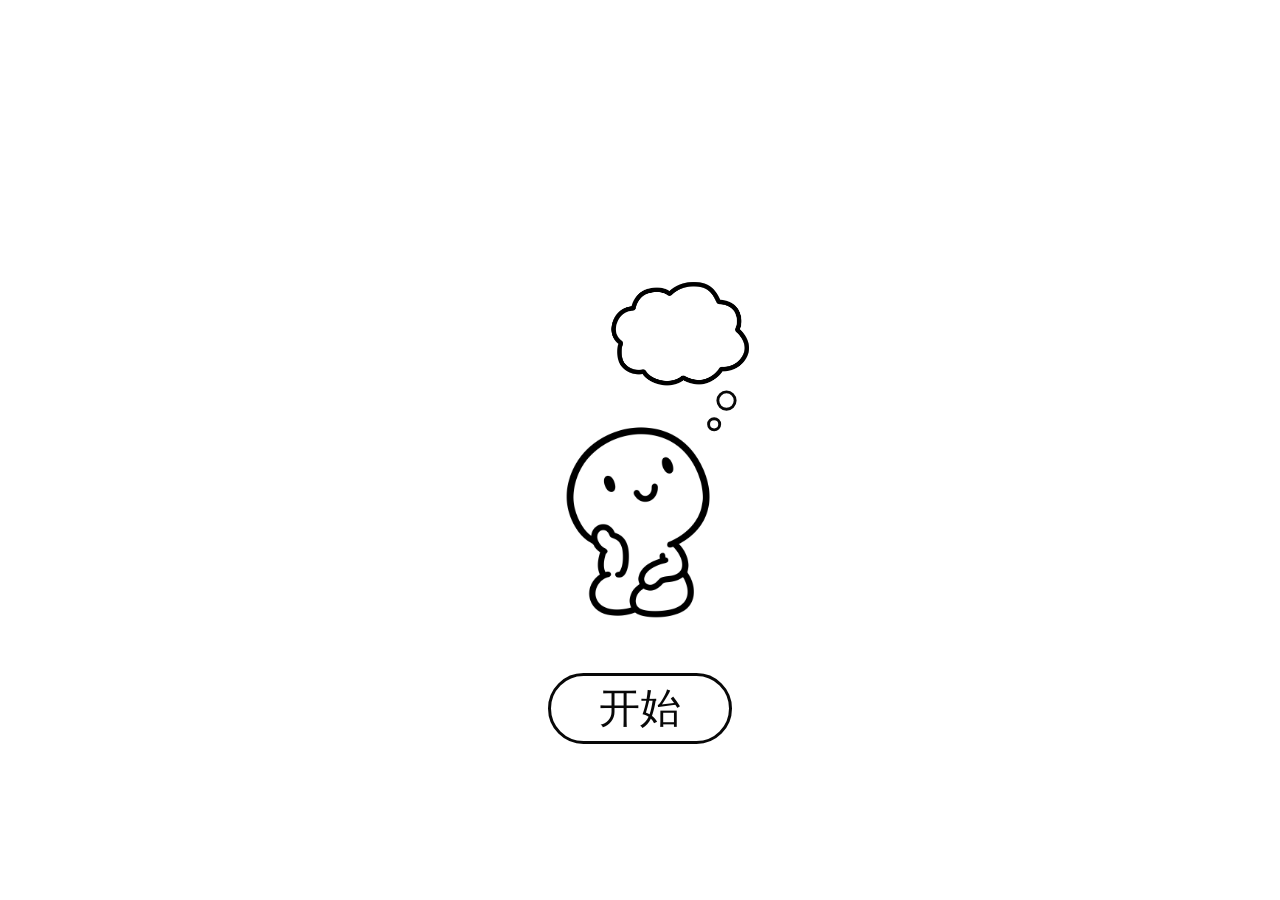
<file: web/index.html>
<!doctype html>
<html lang="zh-CN">
<head>
  <meta charset="UTF-8">
  <meta name="viewport" content="width=device-width, initial-scale=1, viewport-fit=cover">
  <meta name="theme-color" content="#ffffff">
  <title>白日梦想家</title>
  <link rel="stylesheet" href="styles.css?v=native-audio-1">
</head>
<body>
  <main id="app" data-state="idle" aria-label="白日梦想家互动演示">
    <div id="scene" class="scene">
      <img class="character" src="素材/线条小人.png" alt="一个正在想象的小人" draggable="false">
      <svg class="thoughts" viewBox="0 0 402 874" aria-hidden="true">
        <circle cx="285" cy="389" r="8.4"/>
        <circle cx="273" cy="412" r="5.4"/>
      </svg>
      <button id="start" class="start" type="button"><span>开始</span></button>
      <p id="status" class="status" role="status" aria-live="polite"></p>
    </div>
    <div id="video-layer" class="video-layer" aria-hidden="true">
      <video id="video" playsinline webkit-playsinline muted preload="auto" disablepictureinpicture></video>
    </div>
    <svg id="cloud-svg" class="cloud-svg" aria-hidden="true">
      <defs><clipPath id="cloud-clip" clipPathUnits="userSpaceOnUse"><path id="cloud-path"/></clipPath></defs>
      <g id="cloud-outline"><image href="素材/云朵.png" x="-640" y="-640" width="1280" height="1280"/></g>
    </svg>
    <nav class="playback-tools" aria-label="播放控制" inert>
      <button id="close" class="icon-button" aria-label="结束播放，返回首页" title="返回"><svg viewBox="0 0 24 24"><path d="m14 6-6 6 6 6"/></svg></button>
      <button id="sound" class="icon-button sound-control" aria-label="打开声音" title="打开声音"><svg viewBox="0 0 24 24"><path d="M11 5 6 9H3v6h3l5 4Z"/><path class="muted-mark" d="m16 9 6 6m0-6-6 6"/><path class="sound-mark" d="M15 8a6 6 0 0 1 0 8m3-11a10 10 0 0 1 0 14"/></svg><span id="sound-label">打开声音</span></button>
    </nav>
    <button id="resume" class="resume" hidden>继续播放</button>
  </main>
  <script src="config.js?v=native-audio-1"></script>
  <script src="cloud-shape.js?v=breathing-2"></script>
  <script src="app.js?v=native-audio-1"></script>
</body>
</html>
</file>
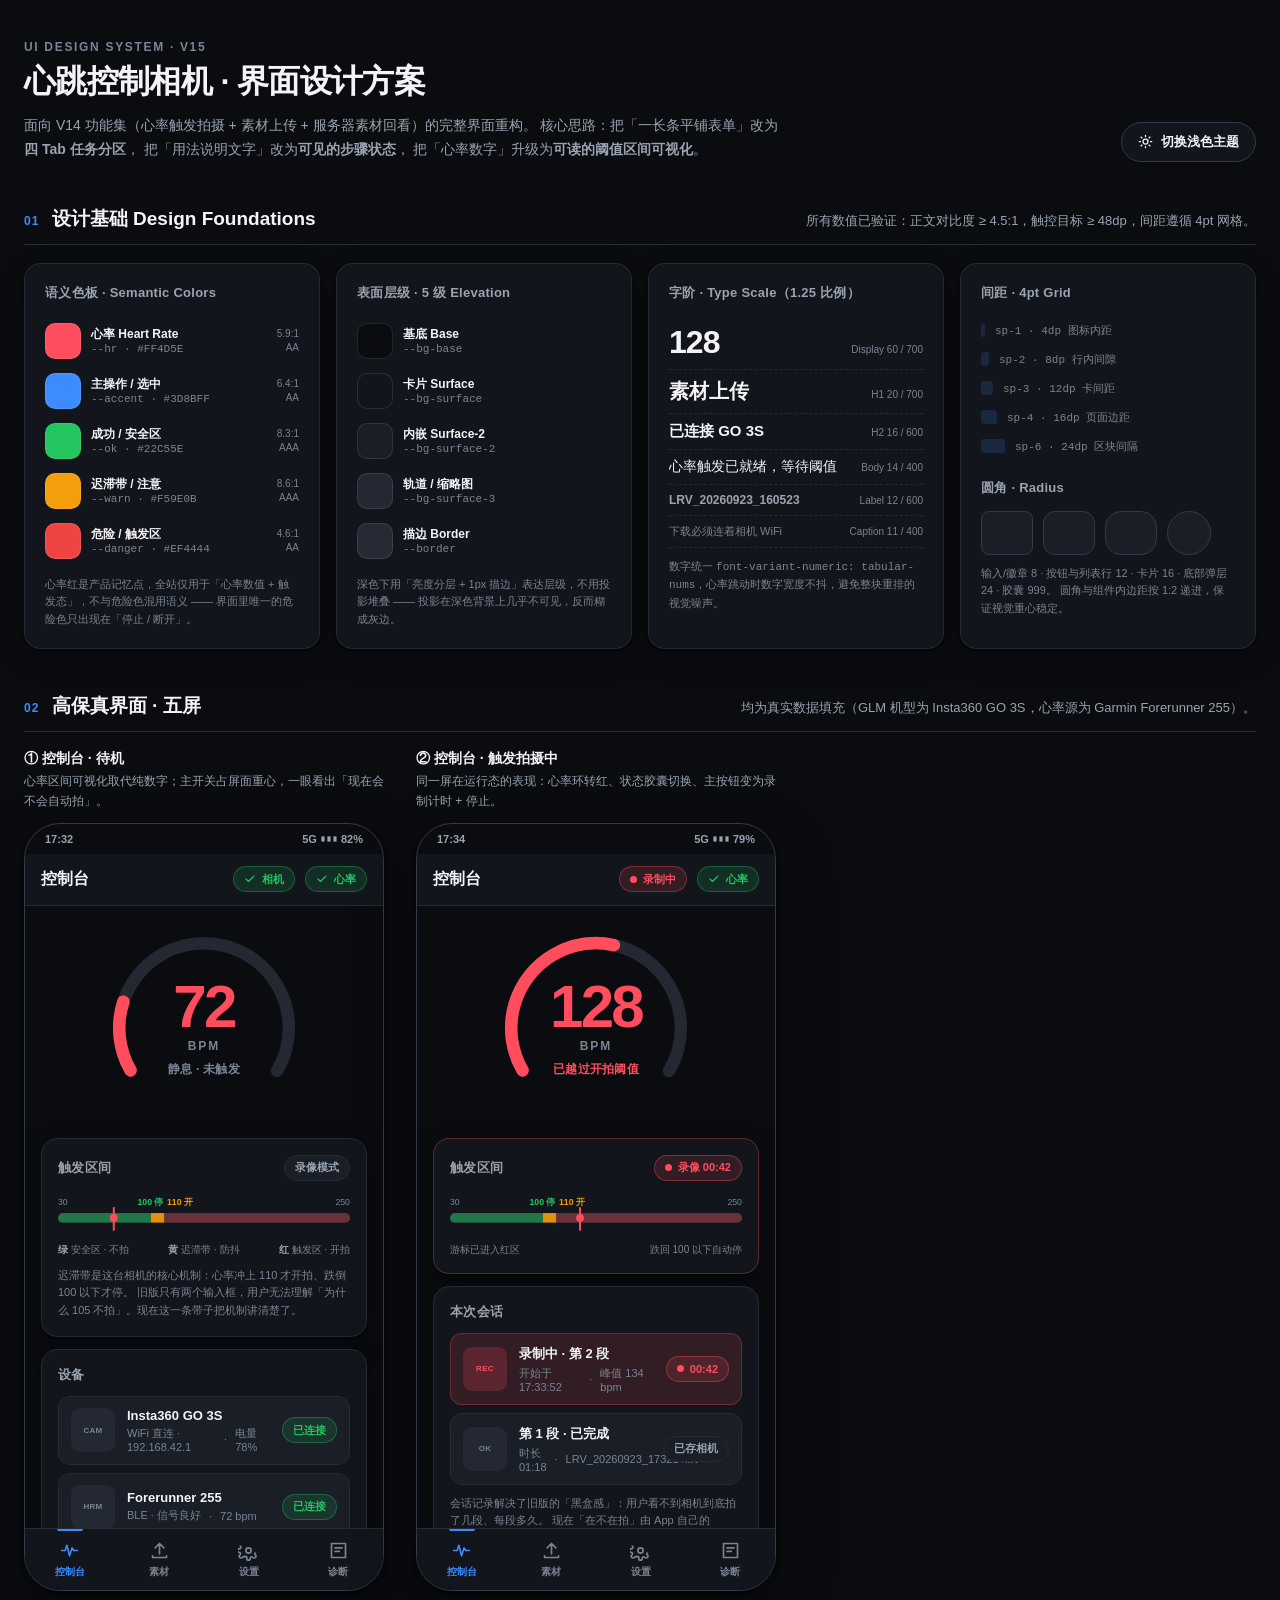
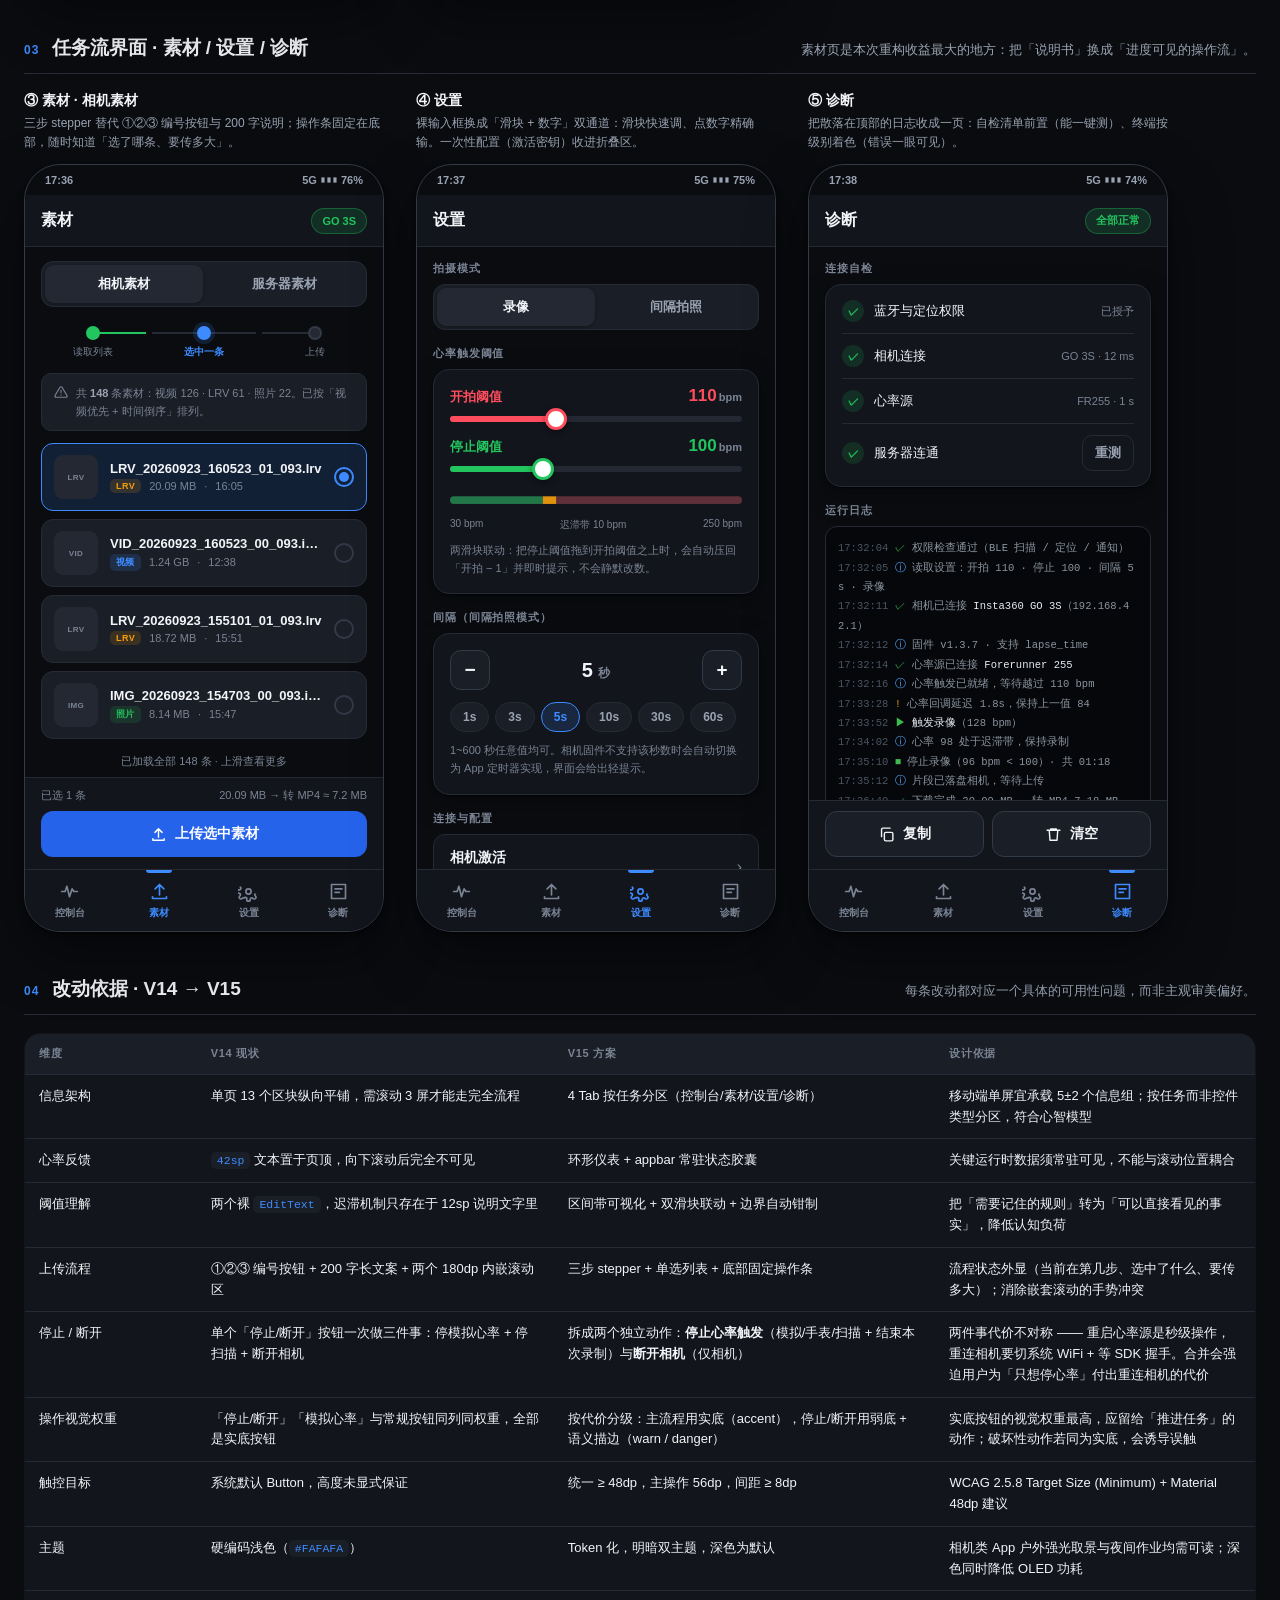
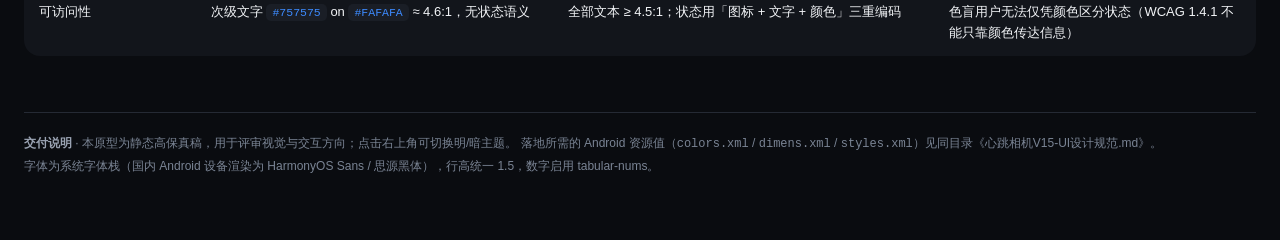
<file: docs/设计/心跳相机V15-界面原型.html>
<!DOCTYPE html>
<html lang="zh-CN" data-theme="dark">
<head>
<meta charset="UTF-8">
<meta name="viewport" content="width=device-width, initial-scale=1">
<title>心跳控制相机 · V15 界面设计方案</title>
<style>
/* ============================================================
   V15 Design Tokens
   基准：4pt 间距网格 · 4.5:1 正文对比度 · 48dp 最小触控目标
   ============================================================ */
:root{
  /* 表面层级 —— 深色默认。相机类 App 在户外强光下取景，深色可减少界面反射干扰，
     且 OLED 屏省电；心率红在深底上的视觉权重也更高。 */
  --bg-base:#0A0C10;
  --bg-surface:#12151B;
  --bg-surface-2:#1A1E26;
  --bg-surface-3:#232833;
  --border:#252A34;
  --border-strong:#333A47;

  --text-primary:#F2F4F7;     /* on --bg-surface  ≈ 15.8:1  AAA */
  --text-secondary:#9AA3B2;   /* on --bg-surface  ≈  7.4:1  AAA */
  --text-tertiary:#7A8494;    /* on --bg-surface  ≈  4.6:1  AA  */

  --hr:#FF4D5E;               /* 心率主色 on --bg-surface ≈ 5.9:1  AA */
  --hr-soft:rgba(255,77,94,.14);
  --accent:#3D8BFF;           /* 高亮/选中态 */
  --accent-solid:#2563EB;     /* 按钮实底，白字 ≈ 5.2:1  AA */
  --accent-soft:rgba(61,139,255,.16);
  --ok:#22C55E;
  --ok-soft:rgba(34,197,94,.14);
  --warn:#F59E0B;
  --warn-soft:rgba(245,158,11,.15);
  --danger:#EF4444;
  --danger-soft:rgba(239,68,68,.14);
  --danger-text:#FF8A8A;

  --radius-xs:8px; --radius-sm:12px; --radius-md:16px; --radius-lg:24px; --radius-full:999px;
  --sp-1:4px; --sp-2:8px; --sp-3:12px; --sp-4:16px; --sp-5:20px; --sp-6:24px; --sp-8:32px;

  --dur-fast:150ms; --dur-base:250ms;
  --ease:cubic-bezier(.2,.8,.2,1);
  --shadow-card:0 1px 2px rgba(0,0,0,.5), 0 10px 28px rgba(0,0,0,.30);
}
html[data-theme="light"]{
  --bg-base:#F4F5F7;
  --bg-surface:#FFFFFF;
  --bg-surface-2:#F0F2F5;
  --bg-surface-3:#E6E9EE;
  --border:#E4E7EC;
  --border-strong:#D3D8E0;
  --text-primary:#101828;     /* on #FFF ≈ 17.4:1  AAA */
  --text-secondary:#5A6473;   /* on #FFF ≈  6.2:1  AA  */
  --text-tertiary:#6E7787;
  --hr:#E5484D;               /* on #FFF ≈  4.6:1  AA  */
  --hr-soft:rgba(229,72,77,.10);
  --accent:#2563EB;
  --accent-solid:#2563EB;
  --accent-soft:rgba(37,99,235,.10);
  --ok:#16A34A;
  --ok-soft:rgba(22,163,74,.12);
  --warn:#D97706;
  --warn-soft:rgba(217,119,6,.14);
  --danger:#DC2626;
  --danger-soft:rgba(220,38,38,.10);
  --danger-text:#B91C1C;
  --shadow-card:0 1px 2px rgba(16,24,40,.06), 0 8px 24px rgba(16,24,40,.08);
}

*{box-sizing:border-box;margin:0;padding:0}
body{
  font-family:-apple-system,BlinkMacSystemFont,"PingFang SC","HarmonyOS Sans SC","Segoe UI","Microsoft YaHei",sans-serif;
  background:var(--bg-base); color:var(--text-primary);
  padding:40px 24px 64px; transition:background var(--dur-base) var(--ease);
  -webkit-font-smoothing:antialiased;
}
.mono{font-family:ui-monospace,"SF Mono","JetBrains Mono",Consolas,monospace}

/* ---------- 页面骨架 ---------- */
.wrap{max-width:1560px;margin:0 auto}
.page-hd{display:flex;flex-wrap:wrap;gap:24px;align-items:flex-end;justify-content:space-between;margin-bottom:8px}
.page-eyebrow{font-size:12px;letter-spacing:.14em;text-transform:uppercase;color:var(--text-tertiary);font-weight:600}
.page-title{font-size:32px;font-weight:700;letter-spacing:-.02em;margin-top:6px}
.page-sub{font-size:14px;color:var(--text-secondary);margin-top:10px;max-width:760px;line-height:1.7}
.theme-btn{display:inline-flex;align-items:center;gap:8px;height:40px;padding:0 16px;border-radius:var(--radius-full);
  border:1px solid var(--border-strong);background:var(--bg-surface);color:var(--text-primary);font-size:13px;font-weight:600;cursor:pointer}
.theme-btn:hover{border-color:var(--accent)}

.sec{margin-top:44px}
.sec-hd{display:flex;align-items:baseline;gap:12px;margin-bottom:18px;padding-bottom:12px;border-bottom:1px solid var(--border)}
.sec-no{font-size:12px;font-weight:700;color:var(--accent);letter-spacing:.1em}
.sec-title{font-size:19px;font-weight:700}
.sec-desc{font-size:13px;color:var(--text-secondary);margin-left:auto;text-align:right;max-width:520px;line-height:1.6}

/* ---------- token 展示 ---------- */
.grid-tokens{display:grid;grid-template-columns:repeat(auto-fit,minmax(260px,1fr));gap:16px}
.panel{background:var(--bg-surface);border:1px solid var(--border);border-radius:var(--radius-md);padding:20px;box-shadow:var(--shadow-card)}
.panel-t{font-size:13px;font-weight:700;letter-spacing:.02em;margin-bottom:14px;color:var(--text-secondary)}
.sw{display:flex;align-items:center;gap:10px;padding:7px 0}
.sw-chip{width:36px;height:36px;border-radius:10px;border:1px solid rgba(255,255,255,.10);flex:none}
.sw-name{font-size:12px;font-weight:600}
.sw-val{font-size:11px;color:var(--text-tertiary)}
.sw-ratio{margin-left:auto;font-size:10px;color:var(--text-tertiary);text-align:right;line-height:1.4}
.type-row{display:flex;align-items:baseline;gap:12px;padding:8px 0;border-bottom:1px dashed var(--border)}
.type-row:last-child{border-bottom:none}
.type-meta{margin-left:auto;font-size:10px;color:var(--text-tertiary);flex:none}
.sp-bar{height:14px;background:var(--accent-soft);border-radius:3px;display:inline-block}
.rad-demo{display:flex;gap:10px;flex-wrap:wrap;align-items:flex-end}
.rad-box{width:52px;height:44px;background:var(--bg-surface-2);border:1px solid var(--border-strong)}

/* ---------- 手机框 ---------- */
.screens{display:flex;flex-wrap:wrap;gap:32px;align-items:flex-start}
.screen-wrap{width:360px}
.screen-cap{margin-bottom:12px}
.screen-cap b{font-size:14px;display:block}
.screen-cap span{font-size:12px;color:var(--text-secondary);line-height:1.6;display:block;margin-top:4px}
.phone{
  width:360px;height:768px;border-radius:36px;overflow:hidden;position:relative;
  background:var(--bg-base);border:1px solid var(--border-strong);
  display:flex;flex-direction:column;
  box-shadow:0 2px 4px rgba(0,0,0,.5),0 24px 60px rgba(0,0,0,.45);
}
html[data-theme="light"] .phone{box-shadow:0 2px 4px rgba(16,24,40,.08),0 24px 60px rgba(16,24,40,.14)}
.statusbar{height:30px;flex:none;display:flex;align-items:center;justify-content:space-between;padding:0 20px;font-size:11px;font-weight:600;color:var(--text-secondary)}
.appbar{
  flex:none;height:52px;display:flex;align-items:center;gap:10px;padding:0 16px;
  border-bottom:1px solid var(--border);background:var(--bg-surface);
}
.appbar h1{font-size:16px;font-weight:700;letter-spacing:-.01em}
.appbar .spacer{flex:1}
.content{flex:1;overflow-y:auto;padding:14px 16px 18px;scrollbar-width:thin}
.content::-webkit-scrollbar{width:4px}
.content::-webkit-scrollbar-thumb{background:var(--bg-surface-3);border-radius:2px}

/* 底部 tab */
.tabbar{flex:none;height:62px;display:flex;background:var(--bg-surface);border-top:1px solid var(--border)}
.tab{flex:1;display:flex;flex-direction:column;align-items:center;justify-content:center;gap:4px;
  font-size:10px;font-weight:600;color:var(--text-tertiary);position:relative;cursor:pointer}
.tab svg{width:21px;height:21px;stroke:currentColor;fill:none;stroke-width:1.9;stroke-linecap:round;stroke-linejoin:round}
.tab.on{color:var(--accent)}
.tab.on::before{content:"";position:absolute;top:0;left:50%;transform:translateX(-50%);width:26px;height:2.5px;
  border-radius:0 0 3px 3px;background:var(--accent)}
.tab .dot{position:absolute;top:11px;right:calc(50% - 17px);width:7px;height:7px;border-radius:50%;background:var(--hr)}

/* ---------- 组件 ---------- */
.card{background:var(--bg-surface);border:1px solid var(--border);border-radius:var(--radius-md);padding:16px;box-shadow:var(--shadow-card)}
.card + .card{margin-top:12px}
.card-hd{display:flex;align-items:center;gap:8px;margin-bottom:12px}
.card-hd h2{font-size:13px;font-weight:700;letter-spacing:.02em;color:var(--text-secondary);text-transform:none}
.card-hd .spacer{flex:1}
.card-note{font-size:11px;color:var(--text-tertiary);line-height:1.6;margin-top:10px}

.pill{display:inline-flex;align-items:center;gap:6px;height:26px;padding:0 10px;border-radius:var(--radius-full);
  font-size:11px;font-weight:600;background:var(--bg-surface-2);border:1px solid var(--border);color:var(--text-secondary)}
.pill svg{width:12px;height:12px;stroke:currentColor;fill:none;stroke-width:2.2;stroke-linecap:round;stroke-linejoin:round}
.pill.ok{background:var(--ok-soft);border-color:rgba(34,197,94,.35);color:var(--ok)}
.pill.hr{background:var(--hr-soft);border-color:rgba(255,77,94,.38);color:var(--hr)}
.pill.warn{background:var(--warn-soft);border-color:rgba(245,158,11,.38);color:var(--warn)}
.pill.busy{background:var(--accent-soft);border-color:rgba(61,139,255,.35);color:var(--accent)}
.pulse{width:7px;height:7px;border-radius:50%;background:currentColor;animation:pl 1.4s infinite}
@keyframes pl{0%,100%{opacity:1;transform:scale(1)}50%{opacity:.35;transform:scale(.8)}}

.btn{display:flex;align-items:center;justify-content:center;gap:8px;height:46px;border-radius:var(--radius-sm);
  border:none;font-size:14px;font-weight:600;font-family:inherit;cursor:pointer;
  transition:filter var(--dur-fast) var(--ease),background var(--dur-fast) var(--ease)}
.btn svg{width:17px;height:17px;stroke:currentColor;fill:none;stroke-width:2;stroke-linecap:round;stroke-linejoin:round}
.btn-primary{background:var(--accent-solid);color:#fff}
.btn-primary:hover{filter:brightness(1.1)}
.btn-ghost{background:var(--bg-surface-2);color:var(--text-primary);border:1px solid var(--border-strong)}
.btn-ghost:hover{border-color:var(--accent);color:var(--accent)}
.btn-quiet{background:transparent;color:var(--text-secondary);border:1px solid var(--border)}
.btn-danger{background:var(--danger-soft);color:var(--danger-text);border:1px solid rgba(239,68,68,.35)}
.btn-warn{background:var(--warn-soft);color:var(--warn);border:1px solid rgba(245,158,11,.35)}
.btn-lg{height:56px;font-size:16px;border-radius:var(--radius-md)}
.btn:disabled{opacity:.42;cursor:not-allowed}
.btn-sm{height:36px;font-size:12.5px;padding:0 12px;border-radius:10px}

/* 心率 Hero */
.hr-hero{position:relative;display:flex;align-items:center;justify-content:center;margin:2px 0 4px}
.hr-hero svg.ring{width:212px;height:212px;display:block}
.hr-center{position:absolute;inset:0;display:flex;flex-direction:column;align-items:center;justify-content:center;gap:2px}
.hr-num{font-size:60px;font-weight:700;letter-spacing:-.045em;line-height:1;font-variant-numeric:tabular-nums}
.hr-unit{font-size:12px;font-weight:600;letter-spacing:.16em;color:var(--text-tertiary);text-transform:uppercase}
.hr-state{font-size:12px;font-weight:700;margin-top:6px;letter-spacing:.02em}

/* 迟滞带 */
.hyst{margin-top:10px}
.hyst-legend{display:flex;justify-content:space-between;font-size:10px;color:var(--text-tertiary);margin-top:6px}
.hyst-legend b{color:var(--text-secondary);font-weight:600}

/* 分区标题（屏内） */
.blk{font-size:11px;font-weight:700;letter-spacing:.08em;color:var(--text-tertiary);margin:16px 0 8px}
.blk:first-child{margin-top:0}

/* 列表行 */
.li{display:flex;align-items:center;gap:12px;padding:11px 12px;border-radius:var(--radius-sm);
  background:var(--bg-surface-2);border:1px solid var(--border);margin-bottom:8px;min-height:52px}
.li.sel{border-color:var(--accent);background:var(--accent-soft)}
.li-thumb{width:44px;height:44px;border-radius:9px;flex:none;display:flex;align-items:center;justify-content:center;
  background:var(--bg-surface-3);color:var(--text-tertiary);font-size:8px;font-weight:700;letter-spacing:.04em}
.li-body{flex:1;min-width:0}
.li-t{font-size:13px;font-weight:600;white-space:nowrap;overflow:hidden;text-overflow:ellipsis}
.li-s{font-size:11px;color:var(--text-tertiary);margin-top:3px;display:flex;gap:8px;align-items:center}
.li-radio{width:20px;height:20px;border-radius:50%;border:2px solid var(--border-strong);flex:none;position:relative}
.li.sel .li-radio{border-color:var(--accent)}
.li.sel .li-radio::after{content:"";position:absolute;inset:3px;border-radius:50%;background:var(--accent)}
.tag{font-size:9px;font-weight:700;letter-spacing:.05em;padding:2px 6px;border-radius:5px;
  background:var(--bg-surface-3);color:var(--text-secondary);flex:none}
.tag.v{background:var(--accent-soft);color:var(--accent)}
.tag.l{background:var(--warn-soft);color:var(--warn)}
.tag.p{background:var(--ok-soft);color:var(--ok)}

/* 步骤条 */
.steps{display:flex;gap:6px;margin-bottom:14px}
.step{flex:1;position:relative;padding-top:22px;font-size:10px;color:var(--text-tertiary);text-align:center;line-height:1.4}
.step::before{content:"";position:absolute;top:9px;left:0;right:0;height:2px;background:var(--border)}
.step:first-child::before{left:50%}
.step:last-child::before{right:50%}
.step .dot{position:absolute;top:3px;left:50%;transform:translateX(-50%);width:14px;height:14px;border-radius:50%;
  background:var(--bg-surface-3);border:2px solid var(--border-strong);z-index:1}
.step.done::before{background:var(--ok)}
.step.done .dot{background:var(--ok);border-color:var(--ok)}
.step.now{color:var(--accent);font-weight:700}
.step.now .dot{background:var(--accent);border-color:var(--accent);box-shadow:0 0 0 4px var(--accent-soft)}

/* 分段控件 */
.seg{display:flex;background:var(--bg-surface-2);border:1px solid var(--border);border-radius:var(--radius-sm);padding:3px;gap:3px}
.seg-i{flex:1;height:38px;display:flex;align-items:center;justify-content:center;border-radius:9px;
  font-size:13px;font-weight:600;color:var(--text-secondary);cursor:pointer;transition:all var(--dur-fast) var(--ease)}
.seg-i.on{background:var(--bg-surface-3);color:var(--text-primary);box-shadow:0 1px 3px rgba(0,0,0,.3)}

/* 滑块 */
.sl-row{margin-top:14px}
.sl-hd{display:flex;align-items:baseline;gap:8px;font-size:13px;font-weight:600}
.sl-hd .val{margin-left:auto;font-size:17px;font-weight:700;font-variant-numeric:tabular-nums}
.sl-hd .val small{font-size:11px;font-weight:600;color:var(--text-tertiary);margin-left:2px}
.track{height:6px;border-radius:3px;background:var(--bg-surface-3);margin-top:10px;position:relative}
.track .fill{position:absolute;left:0;top:0;bottom:0;border-radius:3px}
.knob{position:absolute;top:50%;width:22px;height:22px;border-radius:50%;background:#fff;
  border:3px solid var(--accent);transform:translate(-50%,-50%);box-shadow:0 2px 6px rgba(0,0,0,.4)}

/* 步进器 + chip */
.stepper{display:flex;align-items:center;gap:12px}
.stepper button{width:40px;height:40px;border-radius:11px;border:1px solid var(--border-strong);
  background:var(--bg-surface-2);color:var(--text-primary);font-size:19px;font-weight:600;cursor:pointer;font-family:inherit}
.stepper .n{flex:1;text-align:center;font-size:20px;font-weight:700;font-variant-numeric:tabular-nums}
.chips{display:flex;gap:6px;margin-top:12px;flex-wrap:wrap}
.chip{height:30px;padding:0 12px;border-radius:var(--radius-full);border:1px solid var(--border);
  background:var(--bg-surface-2);color:var(--text-secondary);font-size:12px;font-weight:600;display:flex;align-items:center;cursor:pointer}
.chip.on{border-color:var(--accent);background:var(--accent-soft);color:var(--accent)}

/* 折叠项 */
.acc{display:flex;align-items:center;gap:10px;padding:14px 16px;background:var(--bg-surface);
  border:1px solid var(--border);border-radius:var(--radius-sm);margin-bottom:8px;cursor:pointer}
.acc .chev{margin-left:auto;color:var(--text-tertiary);transition:transform var(--dur-fast) var(--ease)}
.acc.open .chev{transform:rotate(90deg)}
.acc-t{font-size:13.5px;font-weight:600}
.acc-s{font-size:11px;color:var(--text-tertiary);margin-top:3px}

/* 输入 */
.inp{width:100%;height:44px;border-radius:10px;background:var(--bg-surface-2);border:1px solid var(--border);
  color:var(--text-primary);padding:0 12px;font-size:13px;font-family:inherit}
.inp::placeholder{color:var(--text-tertiary)}
.field-l{font-size:11px;font-weight:600;color:var(--text-secondary);margin-bottom:6px;display:block}

/* 进度 */
.prog{height:6px;border-radius:3px;background:var(--bg-surface-3);overflow:hidden;margin-top:12px}
.prog i{display:block;height:100%;border-radius:3px;background:var(--accent);transition:width var(--dur-base) var(--ease)}
.prog.ok i{background:var(--ok)}

/* 诊断终端 */
.term{background:#05070A;border:1px solid var(--border);border-radius:var(--radius-sm);padding:12px;
  font-family:ui-monospace,"SF Mono","JetBrains Mono",Consolas,monospace;font-size:10.5px;line-height:1.85;
  max-height:390px;overflow-y:auto}
html[data-theme="light"] .term{background:#0D1117}
.term div{color:#8B949E;white-space:pre-wrap;word-break:break-all}
.term .t{color:#4B5563}
.term .ok{color:#3FB950}
.term .wn{color:#D29922}
.term .er{color:#F85149}
.term .in{color:#58A6FF}
.term .hi{color:#E6EDF3}

/* 自检行 */
.chk{display:flex;align-items:center;gap:10px;padding:11px 0;border-bottom:1px solid var(--border);font-size:13px}
.chk:last-child{border-bottom:none}
.chk-ic{width:22px;height:22px;border-radius:50%;flex:none;display:flex;align-items:center;justify-content:center;font-size:11px;font-weight:700}
.chk-ic.ok{background:var(--ok-soft);color:var(--ok)}
.chk-ic.er{background:var(--danger-soft);color:var(--danger-text)}
.chk .spacer{flex:1}

/* 底部操作条 */
.actionbar{flex:none;padding:10px 16px 12px;background:var(--bg-surface);border-top:1px solid var(--border)}
.actionbar .meta{display:flex;align-items:center;font-size:11px;color:var(--text-tertiary);margin-bottom:8px}
.actionbar .meta .spacer{flex:1}

/* 说明块 */
.hint{display:flex;gap:8px;font-size:11px;line-height:1.65;color:var(--text-tertiary);
  background:var(--bg-surface-2);border:1px solid var(--border);border-radius:10px;padding:10px 12px;margin-top:10px}
.hint svg{width:14px;height:14px;flex:none;margin-top:1px;stroke:currentColor;fill:none;stroke-width:2;stroke-linecap:round;stroke-linejoin:round}

/* 对比表 */
table.cmp{width:100%;border-collapse:collapse;font-size:13px;background:var(--bg-surface);
  border:1px solid var(--border);border-radius:var(--radius-md);overflow:hidden}
table.cmp th,table.cmp td{text-align:left;padding:11px 14px;border-bottom:1px solid var(--border);vertical-align:top;line-height:1.6}
table.cmp th{font-size:11px;letter-spacing:.06em;color:var(--text-tertiary);background:var(--bg-surface-2);font-weight:700}
table.cmp tr:last-child td{border-bottom:none}
table.cmp code{font-family:ui-monospace,Consolas,monospace;font-size:11.5px;background:var(--bg-surface-2);
  padding:2px 6px;border-radius:5px;color:var(--accent)}
.foot{margin-top:56px;padding-top:20px;border-top:1px solid var(--border);font-size:12px;color:var(--text-tertiary);line-height:1.8}
</style>
</head>
<body>
<div class="wrap">

  <div class="page-hd">
    <div>
      <div class="page-eyebrow">UI Design System · V15</div>
      <h1 class="page-title">心跳控制相机 · 界面设计方案</h1>
      <p class="page-sub">
        面向 V14 功能集（心率触发拍摄 + 素材上传 + 服务器素材回看）的完整界面重构。
        核心思路：把「一长条平铺表单」改为<b>四 Tab 任务分区</b>，
        把「用法说明文字」改为<b>可见的步骤状态</b>，
        把「心率数字」升级为<b>可读的阈值区间可视化</b>。
      </p>
    </div>
    <button class="theme-btn" id="themeBtn">
      <svg width="15" height="15" viewBox="0 0 24 24" fill="none" stroke="currentColor" stroke-width="2" stroke-linecap="round"><circle cx="12" cy="12" r="4"/><path d="M12 2v2M12 20v2M4.9 4.9l1.4 1.4M17.7 17.7l1.4 1.4M2 12h2M20 12h2M4.9 19.1l1.4-1.4M17.7 6.3l1.4-1.4"/></svg>
      <span id="themeLabel">切换浅色主题</span>
    </button>
  </div>

  <!-- ================= 1. 设计基础 ================= -->
  <section class="sec">
    <div class="sec-hd">
      <span class="sec-no">01</span><span class="sec-title">设计基础 Design Foundations</span>
      <span class="sec-desc">所有数值已验证：正文对比度 ≥ 4.5:1，触控目标 ≥ 48dp，间距遵循 4pt 网格。</span>
    </div>
    <div class="grid-tokens">

      <div class="panel">
        <div class="panel-t">语义色板 · Semantic Colors</div>
        <div class="sw"><div class="sw-chip" style="background:#FF4D5E"></div>
          <div><div class="sw-name">心率 Heart Rate</div><div class="sw-val mono">--hr · #FF4D5E</div></div>
          <div class="sw-ratio">5.9:1<br>AA</div></div>
        <div class="sw"><div class="sw-chip" style="background:#3D8BFF"></div>
          <div><div class="sw-name">主操作 / 选中</div><div class="sw-val mono">--accent · #3D8BFF</div></div>
          <div class="sw-ratio">6.4:1<br>AA</div></div>
        <div class="sw"><div class="sw-chip" style="background:#22C55E"></div>
          <div><div class="sw-name">成功 / 安全区</div><div class="sw-val mono">--ok · #22C55E</div></div>
          <div class="sw-ratio">8.3:1<br>AAA</div></div>
        <div class="sw"><div class="sw-chip" style="background:#F59E0B"></div>
          <div><div class="sw-name">迟滞带 / 注意</div><div class="sw-val mono">--warn · #F59E0B</div></div>
          <div class="sw-ratio">8.6:1<br>AAA</div></div>
        <div class="sw"><div class="sw-chip" style="background:#EF4444"></div>
          <div><div class="sw-name">危险 / 触发区</div><div class="sw-val mono">--danger · #EF4444</div></div>
          <div class="sw-ratio">4.6:1<br>AA</div></div>
        <div class="card-note">心率红是产品记忆点，全站仅用于「心率数值 + 触发态」，不与危险色混用语义 —— 界面里唯一的危险色只出现在「停止 / 断开」。</div>
      </div>

      <div class="panel">
        <div class="panel-t">表面层级 · 5 级 Elevation</div>
        <div class="sw"><div class="sw-chip" style="background:#0A0C10"></div><div><div class="sw-name">基底 Base</div><div class="sw-val mono">--bg-base</div></div></div>
        <div class="sw"><div class="sw-chip" style="background:#12151B"></div><div><div class="sw-name">卡片 Surface</div><div class="sw-val mono">--bg-surface</div></div></div>
        <div class="sw"><div class="sw-chip" style="background:#1A1E26"></div><div><div class="sw-name">内嵌 Surface-2</div><div class="sw-val mono">--bg-surface-2</div></div></div>
        <div class="sw"><div class="sw-chip" style="background:#232833"></div><div><div class="sw-name">轨道 / 缩略图</div><div class="sw-val mono">--bg-surface-3</div></div></div>
        <div class="sw"><div class="sw-chip" style="background:#252A34"></div><div><div class="sw-name">描边 Border</div><div class="sw-val mono">--border</div></div></div>
        <div class="card-note">深色下用「亮度分层 + 1px 描边」表达层级，不用投影堆叠 —— 投影在深色背景上几乎不可见，反而糊成灰边。</div>
      </div>

      <div class="panel">
        <div class="panel-t">字阶 · Type Scale（1.25 比例）</div>
        <div class="type-row"><span style="font-size:32px;font-weight:700;letter-spacing:-.03em">128</span><span class="type-meta">Display 60 / 700</span></div>
        <div class="type-row"><span style="font-size:20px;font-weight:700">素材上传</span><span class="type-meta">H1 20 / 700</span></div>
        <div class="type-row"><span style="font-size:15px;font-weight:600">已连接 GO 3S</span><span class="type-meta">H2 16 / 600</span></div>
        <div class="type-row"><span style="font-size:14px">心率触发已就绪，等待阈值</span><span class="type-meta">Body 14 / 400</span></div>
        <div class="type-row"><span style="font-size:12px;font-weight:600;color:var(--text-secondary)">LRV_20260923_160523</span><span class="type-meta">Label 12 / 600</span></div>
        <div class="type-row"><span style="font-size:11px;color:var(--text-tertiary)">下载必须连着相机 WiFi</span><span class="type-meta">Caption 11 / 400</span></div>
        <div class="card-note">数字统一 <code class="mono">font-variant-numeric: tabular-nums</code>，心率跳动时数字宽度不抖，避免整块重排的视觉噪声。</div>
      </div>

      <div class="panel">
        <div class="panel-t">间距 · 4pt Grid</div>
        <div class="sw"><span class="sp-bar" style="width:4px"></span><span class="sw-val mono">sp-1 · 4dp 图标内距</span></div>
        <div class="sw"><span class="sp-bar" style="width:8px"></span><span class="sw-val mono">sp-2 · 8dp 行内间隙</span></div>
        <div class="sw"><span class="sp-bar" style="width:12px"></span><span class="sw-val mono">sp-3 · 12dp 卡间距</span></div>
        <div class="sw"><span class="sp-bar" style="width:16px"></span><span class="sw-val mono">sp-4 · 16dp 页面边距</span></div>
        <div class="sw"><span class="sp-bar" style="width:24px"></span><span class="sw-val mono">sp-6 · 24dp 区块间隔</span></div>
        <div class="panel-t" style="margin-top:18px">圆角 · Radius</div>
        <div class="rad-demo">
          <div class="rad-box" style="border-radius:8px"></div>
          <div class="rad-box" style="border-radius:12px"></div>
          <div class="rad-box" style="border-radius:16px"></div>
          <div class="rad-box" style="border-radius:999px;width:44px"></div>
        </div>
        <div class="card-note">输入/徽章 8 · 按钮与列表行 12 · 卡片 16 · 底部弹层 24 · 胶囊 999。
          圆角与组件内边距按 1:2 递进，保证视觉重心稳定。</div>
      </div>

    </div>
  </section>

  <!-- ================= 2. 界面 ================= -->
  <section class="sec">
    <div class="sec-hd">
      <span class="sec-no">02</span><span class="sec-title">高保真界面 · 五屏</span>
      <span class="sec-desc">均为真实数据填充（GLM 机型为 Insta360 GO 3S，心率源为 Garmin Forerunner 255）。</span>
    </div>
    <div class="screens">

      <!-- ============ 屏 1：控制台 · 待机 ============ -->
      <div class="screen-wrap">
        <div class="screen-cap"><b>① 控制台 · 待机</b><span>心率区间可视化取代纯数字；主开关占屏面重心，一眼看出「现在会不会自动拍」。</span></div>
        <div class="phone">
          <div class="statusbar"><span>17:32</span><span>5G ▮▮▮ 82%</span></div>
          <div class="appbar">
            <h1>控制台</h1><div class="spacer"></div>
            <span class="pill ok"><svg viewBox="0 0 24 24"><path d="M20 6 9 17l-5-5"/></svg>相机</span>
            <span class="pill ok"><svg viewBox="0 0 24 24"><path d="M20 6 9 17l-5-5"/></svg>心率</span>
          </div>
          <div class="content">

            <div class="hr-hero">
              <svg class="ring" viewBox="0 0 220 220">
                <circle cx="110" cy="110" r="88" fill="none" stroke="var(--bg-surface-3)" stroke-width="13"
                        stroke-linecap="round" stroke-dasharray="368.6 552.9" transform="rotate(150 110 110)"/>
                <circle cx="110" cy="110" r="88" fill="none" stroke="var(--hr)" stroke-width="13"
                        stroke-linecap="round" stroke-dasharray="73.7 552.9" transform="rotate(150 110 110)"/>
              </svg>
              <div class="hr-center">
                <span class="hr-num" style="color:var(--hr)">72</span>
                <span class="hr-unit">bpm</span>
                <span class="hr-state" style="color:var(--text-tertiary)">静息 · 未触发</span>
              </div>
            </div>

            <div class="card">
              <div class="card-hd"><h2>触发区间</h2><div class="spacer"></div>
                <span class="pill">录像模式</span></div>
              <svg viewBox="0 0 300 44" style="width:100%;height:44px;display:block">
                <defs><clipPath id="zc1"><rect x="0" y="20" width="300" height="10" rx="5"/></clipPath></defs>
                <text x="0" y="12" font-size="9" fill="var(--text-tertiary)" font-family="inherit">30</text>
                <text x="95" y="12" font-size="9" fill="var(--ok)" text-anchor="middle" font-weight="700">100 停</text>
                <text x="112" y="12" font-size="9" fill="var(--warn)" text-anchor="start" font-weight="700">110 开</text>
                <text x="300" y="12" font-size="9" fill="var(--text-tertiary)" text-anchor="end">250</text>
                <rect x="0" y="20" width="300" height="10" rx="5" fill="var(--bg-surface-3)"/>
                <g clip-path="url(#zc1)">
                  <rect x="0" y="20" width="95.4" height="10" fill="var(--ok)" opacity=".5"/>
                  <rect x="95.4" y="20" width="13.7" height="10" fill="var(--warn)" opacity=".9"/>
                  <rect x="109.1" y="20" width="200" height="10" fill="var(--danger)" opacity=".34"/>
                </g>
                <line x1="57.3" y1="14" x2="57.3" y2="38" stroke="var(--hr)" stroke-width="2"/>
                <circle cx="57.3" cy="25" r="4" fill="var(--hr)"/>
              </svg>
              <div class="hyst-legend"><span><b>绿</b> 安全区 · 不拍</span><span><b>黄</b> 迟滞带 · 防抖</span><span><b>红</b> 触发区 · 开拍</span></div>
              <div class="card-note">迟滞带是这台相机的核心机制：心率冲上 110 才开拍、跌倒 100 以下才停。
                旧版只有两个输入框，用户无法理解「为什么 105 不拍」。现在这一条带子把机制讲清楚了。</div>
            </div>

            <div class="card">
              <div class="card-hd"><h2>设备</h2></div>
              <div class="li" style="margin-bottom:8px">
                <div class="li-thumb">CAM</div>
                <div class="li-body"><div class="li-t">Insta360 GO 3S</div>
                  <div class="li-s"><span>WiFi 直连 · 192.168.42.1</span><span>·</span><span>电量 78%</span></div></div>
                <span class="pill ok">已连接</span>
              </div>
              <div class="li" style="margin-bottom:0">
                <div class="li-thumb">HRM</div>
                <div class="li-body"><div class="li-t">Forerunner 255</div>
                  <div class="li-s"><span>BLE · 信号良好</span><span>·</span><span>72 bpm</span></div></div>
                <span class="pill ok">已连接</span>
              </div>
            </div>

            <button class="btn btn-primary btn-lg" style="width:100%;margin-top:12px">
              <svg viewBox="0 0 24 24"><path d="M5 3l14 9-14 9V3z"/></svg>启动心率触发
            </button>
            <button class="btn btn-quiet" style="width:100%;margin-top:8px">
              <svg viewBox="0 0 24 24"><path d="M18.4 6a9 9 0 1 0 1.5 10M3 3l18 18"/></svg>断开相机连接
            </button>
            <div class="hint">
              <svg viewBox="0 0 24 24"><circle cx="12" cy="12" r="9"/><path d="M12 8h.01M11 12h1v4h1"/></svg>
              <span>启动后持续监听心率，越过开拍阈值自动控相机，不需要手动按录制。<b>「断开相机」只断相机</b>，不影响心率源。</span>
            </div>

          </div>
          <div class="tabbar">
            <div class="tab on"><svg viewBox="0 0 24 24"><path d="M3 12h4l2-6 3 12 3-9 2 3h4"/></svg>控制台</div>
            <div class="tab"><svg viewBox="0 0 24 24"><path d="M12 16V4M7 9l5-5 5 5M4 18v2h16v-2"/></svg>素材</div>
            <div class="tab"><svg viewBox="0 0 24 24"><circle cx="12" cy="12" r="3"/><path d="M19.4 15a1.7 1.7 0 0 0 .3 1.9l.1.1a2 2 0 1 1-2.8 2.8l-.1-.1a1.7 1.7 0 0 0-2.9 1.2V21a2 2 0 1 1-4 0v-.1A1.7 1.7 0 0 0 7 19.4a1.7 1.7 0 0 0-1.9.3l-.1.1a2 2 0 1 1-2.8-2.8l.1-.1a1.7 1.7 0 0 0-1.2-2.9H1a2 2 0 1 1 0-4h.1A1.7 1.7 0 0 0 2.6 7"/></svg>设置</div>
            <div class="tab"><svg viewBox="0 0 24 24"><path d="M4 4h16v16H4zM8 9h8M8 13h5"/></svg>诊断</div>
          </div>
        </div>
      </div>

      <!-- ============ 屏 2：控制台 · 触发中 ============ -->
      <div class="screen-wrap">
        <div class="screen-cap"><b>② 控制台 · 触发拍摄中</b><span>同一屏在运行态的表现：心率环转红、状态胶囊切换、主按钮变为录制计时 + 停止。</span></div>
        <div class="phone">
          <div class="statusbar"><span>17:34</span><span>5G ▮▮▮ 79%</span></div>
          <div class="appbar">
            <h1>控制台</h1><div class="spacer"></div>
            <span class="pill hr"><span class="pulse"></span>录制中</span>
            <span class="pill ok"><svg viewBox="0 0 24 24"><path d="M20 6 9 17l-5-5"/></svg>心率</span>
          </div>
          <div class="content">

            <div class="hr-hero">
              <svg class="ring" viewBox="0 0 220 220">
                <circle cx="110" cy="110" r="88" fill="none" stroke="var(--bg-surface-3)" stroke-width="13"
                        stroke-linecap="round" stroke-dasharray="368.6 552.9" transform="rotate(150 110 110)"/>
                <circle cx="110" cy="110" r="88" fill="none" stroke="var(--hr)" stroke-width="13"
                        stroke-linecap="round" stroke-dasharray="202.7 552.9" transform="rotate(150 110 110)"/>
              </svg>
              <div class="hr-center">
                <span class="hr-num" style="color:var(--hr)">128</span>
                <span class="hr-unit">bpm</span>
                <span class="hr-state" style="color:var(--hr)">已越过开拍阈值</span>
              </div>
            </div>

            <div class="card" style="border-color:rgba(255,77,94,.32)">
              <div class="card-hd"><h2>触发区间</h2><div class="spacer"></div>
                <span class="pill hr"><span class="pulse"></span>录像 00:42</span></div>
              <svg viewBox="0 0 300 44" style="width:100%;height:44px;display:block">
                <defs><clipPath id="zc2"><rect x="0" y="20" width="300" height="10" rx="5"/></clipPath></defs>
                <text x="0" y="12" font-size="9" fill="var(--text-tertiary)">30</text>
                <text x="95" y="12" font-size="9" fill="var(--ok)" text-anchor="middle" font-weight="700">100 停</text>
                <text x="112" y="12" font-size="9" fill="var(--warn)" text-anchor="start" font-weight="700">110 开</text>
                <text x="300" y="12" font-size="9" fill="var(--text-tertiary)" text-anchor="end">250</text>
                <rect x="0" y="20" width="300" height="10" rx="5" fill="var(--bg-surface-3)"/>
                <g clip-path="url(#zc2)">
                  <rect x="0" y="20" width="95.4" height="10" fill="var(--ok)" opacity=".5"/>
                  <rect x="95.4" y="20" width="13.7" height="10" fill="var(--warn)" opacity=".9"/>
                  <rect x="109.1" y="20" width="200" height="10" fill="var(--danger)" opacity=".34"/>
                </g>
                <line x1="133.6" y1="14" x2="133.6" y2="38" stroke="var(--hr)" stroke-width="2"/>
                <circle cx="133.6" cy="25" r="4" fill="var(--hr)"/>
              </svg>
              <div class="hyst-legend"><span>游标已进入红区</span><span>跌回 100 以下自动停</span></div>
            </div>

            <div class="card">
              <div class="card-hd"><h2>本次会话</h2></div>
              <div class="li" style="margin-bottom:8px;border-color:rgba(255,77,94,.3);background:var(--hr-soft)">
                <div class="li-thumb" style="background:rgba(255,77,94,.2);color:var(--hr)">REC</div>
                <div class="li-body"><div class="li-t">录制中 · 第 2 段</div>
                  <div class="li-s"><span>开始于 17:33:52</span><span>·</span><span>峰值 134 bpm</span></div></div>
                <span class="pill hr"><span class="pulse"></span>00:42</span>
              </div>
              <div class="li" style="margin-bottom:0">
                <div class="li-thumb">OK</div>
                <div class="li-body"><div class="li-t">第 1 段 · 已完成</div>
                  <div class="li-s"><span>时长 01:18</span><span>·</span><span>LRV_20260923_173214.lrv</span></div></div>
                <span class="pill">已存相机</span>
              </div>
              <div class="card-note">会话记录解决了旧版的「黑盒感」：用户看不到相机到底拍了几段、每段多久。
                现在「在不在拍」由 App 自己的 armed 标志决定，界面如实反映，不依赖相机返回值。</div>
            </div>

            <button class="btn btn-warn btn-lg" style="width:100%;margin-top:12px">
              <svg viewBox="0 0 24 24"><rect x="6" y="6" width="12" height="12" rx="2"/></svg>停止心率触发
            </button>
            <button class="btn btn-quiet" style="width:100%;margin-top:8px">
              <svg viewBox="0 0 24 24"><path d="M18.4 6a9 9 0 1 0 1.5 10M3 3l18 18"/></svg>断开相机连接
            </button>
            <div class="hint">
              <svg viewBox="0 0 24 24"><circle cx="12" cy="12" r="9"/><path d="M12 8h.01M11 12h1v4h1"/></svg>
              <span>「停止」结束本次录制并停掉心率源，<b>相机 WiFi 连接保留</b>。重连相机要切系统网络 + 等 SDK 握手，代价远高于重启心率源 —— 两者不该绑在一个按钮里。</span>
            </div>

          </div>
          <div class="tabbar">
            <div class="tab on"><svg viewBox="0 0 24 24"><path d="M3 12h4l2-6 3 12 3-9 2 3h4"/></svg>控制台</div>
            <div class="tab"><svg viewBox="0 0 24 24"><path d="M12 16V4M7 9l5-5 5 5M4 18v2h16v-2"/></svg>素材</div>
            <div class="tab"><svg viewBox="0 0 24 24"><circle cx="12" cy="12" r="3"/><path d="M19.4 15a1.7 1.7 0 0 0 .3 1.9l.1.1a2 2 0 1 1-2.8 2.8l-.1-.1a1.7 1.7 0 0 0-2.9 1.2V21a2 2 0 1 1-4 0v-.1A1.7 1.7 0 0 0 7 19.4a1.7 1.7 0 0 0-1.9.3l-.1.1a2 2 0 1 1-2.8-2.8l.1-.1a1.7 1.7 0 0 0-1.2-2.9H1a2 2 0 1 1 0-4h.1A1.7 1.7 0 0 0 2.6 7"/></svg>设置</div>
            <div class="tab"><svg viewBox="0 0 24 24"><path d="M4 4h16v16H4zM8 9h8M8 13h5"/></svg>诊断</div>
          </div>
        </div>
      </div>

    </div>
  </section>
  <!-- ================= 3. 素材 / 设置 / 诊断 ================= -->
  <section class="sec">
    <div class="sec-hd">
      <span class="sec-no">03</span><span class="sec-title">任务流界面 · 素材 / 设置 / 诊断</span>
      <span class="sec-desc">素材页是本次重构收益最大的地方：把「说明书」换成「进度可见的操作流」。</span>
    </div>
    <div class="screens">

      <!-- ============ 屏 3：素材 ============ -->
      <div class="screen-wrap">
        <div class="screen-cap"><b>③ 素材 · 相机素材</b><span>三步 stepper 替代 ①②③ 编号按钮与 200 字说明；操作条固定在底部，随时知道「选了哪条、要传多大」。</span></div>
        <div class="phone">
          <div class="statusbar"><span>17:36</span><span>5G ▮▮▮ 76%</span></div>
          <div class="appbar">
            <h1>素材</h1><div class="spacer"></div>
            <span class="pill ok">GO 3S</span>
          </div>
          <div class="content">

            <div class="seg" style="margin-bottom:16px">
              <div class="seg-i on">相机素材</div>
              <div class="seg-i">服务器素材</div>
            </div>

            <div class="steps">
              <div class="step done"><span class="dot"></span>读取列表</div>
              <div class="step now"><span class="dot"></span>选中一条</div>
              <div class="step"><span class="dot"></span>上传</div>
            </div>

            <div class="hint" style="margin-top:0;margin-bottom:12px">
              <svg viewBox="0 0 24 24"><path d="M12 9v4M12 17h.01M10.3 3.9 1.8 18a2 2 0 0 0 1.7 3h17a2 2 0 0 0 1.7-3L13.7 3.9a2 2 0 0 0-3.4 0z"/></svg>
              <span>共 <b style="color:var(--text-secondary)">148</b> 条素材：视频 126 · LRV 61 · 照片 22。已按「视频优先 + 时间倒序」排列。</span>
            </div>

            <div class="li sel">
              <div class="li-thumb">LRV</div>
              <div class="li-body">
                <div class="li-t">LRV_20260923_160523_01_093.lrv</div>
                <div class="li-s"><span class="tag l">LRV</span><span>20.09 MB</span><span>·</span><span>16:05</span></div>
              </div>
              <div class="li-radio"></div>
            </div>

            <div class="li">
              <div class="li-thumb">VID</div>
              <div class="li-body">
                <div class="li-t">VID_20260923_160523_00_093.insv</div>
                <div class="li-s"><span class="tag v">视频</span><span>1.24 GB</span><span>·</span><span>12:38</span></div>
              </div>
              <div class="li-radio"></div>
            </div>

            <div class="li">
              <div class="li-thumb">LRV</div>
              <div class="li-body">
                <div class="li-t">LRV_20260923_155101_01_093.lrv</div>
                <div class="li-s"><span class="tag l">LRV</span><span>18.72 MB</span><span>·</span><span>15:51</span></div>
              </div>
              <div class="li-radio"></div>
            </div>

            <div class="li">
              <div class="li-thumb">IMG</div>
              <div class="li-body">
                <div class="li-t">IMG_20260923_154703_00_093.insp</div>
                <div class="li-s"><span class="tag p">照片</span><span>8.14 MB</span><span>·</span><span>15:47</span></div>
              </div>
              <div class="li-radio"></div>
            </div>

            <div class="card-note" style="text-align:center;padding:4px 0 8px">已加载全部 148 条 · 上滑查看更多</div>

          </div>
          <div class="actionbar">
            <div class="meta"><span>已选 1 条</span><div class="spacer"></div><span>20.09 MB → 转 MP4 ≈ 7.2 MB</span></div>
            <button class="btn btn-primary" style="width:100%">
              <svg viewBox="0 0 24 24"><path d="M12 16V4M7 9l5-5 5 5M4 18v2h16v-2"/></svg>上传选中素材
            </button>
          </div>
          <div class="tabbar">
            <div class="tab"><svg viewBox="0 0 24 24"><path d="M3 12h4l2-6 3 12 3-9 2 3h4"/></svg>控制台</div>
            <div class="tab on"><svg viewBox="0 0 24 24"><path d="M12 16V4M7 9l5-5 5 5M4 18v2h16v-2"/></svg>素材</div>
            <div class="tab"><svg viewBox="0 0 24 24"><circle cx="12" cy="12" r="3"/><path d="M19.4 15a1.7 1.7 0 0 0 .3 1.9l.1.1a2 2 0 1 1-2.8 2.8l-.1-.1a1.7 1.7 0 0 0-2.9 1.2V21a2 2 0 1 1-4 0v-.1A1.7 1.7 0 0 0 7 19.4a1.7 1.7 0 0 0-1.9.3l-.1.1a2 2 0 1 1-2.8-2.8l.1-.1a1.7 1.7 0 0 0-1.2-2.9H1a2 2 0 1 1 0-4h.1A1.7 1.7 0 0 0 2.6 7"/></svg>设置</div>
            <div class="tab"><svg viewBox="0 0 24 24"><path d="M4 4h16v16H4zM8 9h8M8 13h5"/></svg>诊断</div>
          </div>
        </div>
      </div>

      <!-- ============ 屏 4：设置 ============ -->
      <div class="screen-wrap">
        <div class="screen-cap"><b>④ 设置</b><span>裸输入框换成「滑块 + 数字」双通道：滑块快速调、点数字精确输。一次性配置（激活密钥）收进折叠区。</span></div>
        <div class="phone">
          <div class="statusbar"><span>17:37</span><span>5G ▮▮▮ 75%</span></div>
          <div class="appbar"><h1>设置</h1><div class="spacer"></div></div>
          <div class="content">

            <div class="blk">拍摄模式</div>
            <div class="seg">
              <div class="seg-i on">录像</div>
              <div class="seg-i">间隔拍照</div>
            </div>

            <div class="blk">心率触发阈值</div>
            <div class="card">
              <div class="sl-row" style="margin-top:0">
                <div class="sl-hd"><span style="color:var(--hr)">开拍阈值</span><span class="val" style="color:var(--hr)">110<small>bpm</small></span></div>
                <div class="track"><div class="fill" style="width:36.4%;background:var(--hr)"></div><div class="knob" style="left:36.4%;border-color:var(--hr)"></div></div>
              </div>
              <div class="sl-row">
                <div class="sl-hd"><span style="color:var(--ok)">停止阈值</span><span class="val" style="color:var(--ok)">100<small>bpm</small></span></div>
                <div class="track"><div class="fill" style="width:31.8%;background:var(--ok)"></div><div class="knob" style="left:31.8%;border-color:var(--ok)"></div></div>
              </div>

              <svg viewBox="0 0 300 26" style="width:100%;height:26px;display:block;margin-top:16px">
                <defs><clipPath id="zc3"><rect x="0" y="8" width="300" height="8" rx="4"/></clipPath></defs>
                <rect x="0" y="8" width="300" height="8" rx="4" fill="var(--bg-surface-3)"/>
                <g clip-path="url(#zc3)">
                  <rect x="0" y="8" width="95.4" height="8" fill="var(--ok)" opacity=".5"/>
                  <rect x="95.4" y="8" width="13.7" height="8" fill="var(--warn)" opacity=".9"/>
                  <rect x="109.1" y="8" width="200" height="8" fill="var(--danger)" opacity=".3"/>
                </g>
              </svg>
              <div class="hyst-legend" style="margin-top:4px">
                <span>30 bpm</span><span>迟滞带 10 bpm</span><span>250 bpm</span>
              </div>
              <div class="card-note">两滑块联动：把停止阈值拖到开拍阈值之上时，会自动压回「开拍 − 1」并即时提示，不会静默改数。</div>
            </div>

            <div class="blk">间隔（间隔拍照模式）</div>
            <div class="card">
              <div class="stepper">
                <button>−</button><div class="n">5 <span style="font-size:12px;font-weight:600;color:var(--text-tertiary)">秒</span></div><button>+</button>
              </div>
              <div class="chips">
                <div class="chip">1s</div><div class="chip">3s</div><div class="chip on">5s</div>
                <div class="chip">10s</div><div class="chip">30s</div><div class="chip">60s</div>
              </div>
              <div class="card-note">1~600 秒任意值均可。相机固件不支持该秒数时会自动切换为 App 定时器实现，界面会给出轻提示。</div>
            </div>

            <div class="blk">连接与配置</div>
            <div class="acc">
              <div><div class="acc-t">相机激活</div><div class="acc-s">AppId 已填写 · 最近激活 09-23 14:02</div></div>
              <span class="chev">›</span>
            </div>
            <div class="acc">
              <div><div class="acc-t">服务器地址</div><div class="acc-s mono" style="font-size:10.5px">http://your-server.example.com:8000/upload</div></div>
              <span class="chev">›</span>
            </div>

            <div class="blk">连接管理</div>
            <div style="display:flex;gap:8px">
              <button class="btn btn-warn" style="flex:1">
                <svg viewBox="0 0 24 24"><rect x="6" y="6" width="12" height="12" rx="2"/></svg>停止心率触发
              </button>
              <button class="btn btn-danger" style="flex:1">
                <svg viewBox="0 0 24 24"><path d="M18.4 6a9 9 0 1 0 1.5 10M3 3l18 18"/></svg>断开相机
              </button>
            </div>
            <div class="card-note">两个动作的<b>代价不对称</b>，所以要拆开：停心率源是秒级操作，重连相机却要切系统 WiFi + 等 SDK 握手。
              旧版用单个「停止/断开」把「停模拟心率 + 停扫描 + 断相机」三件事捆在一起，用户只想停心率也会顺带拆掉相机。</div>

          </div>
          <div class="tabbar">
            <div class="tab"><svg viewBox="0 0 24 24"><path d="M3 12h4l2-6 3 12 3-9 2 3h4"/></svg>控制台</div>
            <div class="tab"><svg viewBox="0 0 24 24"><path d="M12 16V4M7 9l5-5 5 5M4 18v2h16v-2"/></svg>素材</div>
            <div class="tab on"><svg viewBox="0 0 24 24"><circle cx="12" cy="12" r="3"/><path d="M19.4 15a1.7 1.7 0 0 0 .3 1.9l.1.1a2 2 0 1 1-2.8 2.8l-.1-.1a1.7 1.7 0 0 0-2.9 1.2V21a2 2 0 1 1-4 0v-.1A1.7 1.7 0 0 0 7 19.4a1.7 1.7 0 0 0-1.9.3l-.1.1a2 2 0 1 1-2.8-2.8l.1-.1a1.7 1.7 0 0 0-1.2-2.9H1a2 2 0 1 1 0-4h.1A1.7 1.7 0 0 0 2.6 7"/></svg>设置</div>
            <div class="tab"><svg viewBox="0 0 24 24"><path d="M4 4h16v16H4zM8 9h8M8 13h5"/></svg>诊断</div>
          </div>
        </div>
      </div>

      <!-- ============ 屏 5：诊断 ============ -->
      <div class="screen-wrap">
        <div class="screen-cap"><b>⑤ 诊断</b><span>把散落在顶部的日志收成一页：自检清单前置（能一键测）、终端按级别着色（错误一眼可见）。</span></div>
        <div class="phone">
          <div class="statusbar"><span>17:38</span><span>5G ▮▮▮ 74%</span></div>
          <div class="appbar"><h1>诊断</h1><div class="spacer"></div><span class="pill ok">全部正常</span></div>
          <div class="content">

            <div class="blk">连接自检</div>
            <div class="card" style="padding:4px 16px">
              <div class="chk"><span class="chk-ic ok">✓</span><span>蓝牙与定位权限</span><div class="spacer"></div><span style="font-size:11px;color:var(--text-tertiary)">已授予</span></div>
              <div class="chk"><span class="chk-ic ok">✓</span><span>相机连接</span><div class="spacer"></div><span style="font-size:11px;color:var(--text-tertiary)">GO 3S · 12 ms</span></div>
              <div class="chk"><span class="chk-ic ok">✓</span><span>心率源</span><div class="spacer"></div><span style="font-size:11px;color:var(--text-tertiary)">FR255 · 1 s</span></div>
              <div class="chk"><span class="chk-ic ok">✓</span><span>服务器连通</span><div class="spacer"></div>
                <button class="btn btn-quiet btn-sm">重测</button></div>
            </div>

            <div class="blk">运行日志</div>
            <div class="term">
<div><span class="t">17:32:04</span> <span class="ok">✓</span> 权限检查通过（BLE 扫描 / 定位 / 通知）</div>
<div><span class="t">17:32:05</span> <span class="in">ⓘ</span> 读取设置：开拍 110 · 停止 100 · 间隔 5s · 录像</div>
<div><span class="t">17:32:11</span> <span class="ok">✓</span> 相机已连接 <span class="hi">Insta360 GO 3S</span>（192.168.42.1）</div>
<div><span class="t">17:32:12</span> <span class="in">ⓘ</span> 固件 v1.3.7 · 支持 lapse_time</div>
<div><span class="t">17:32:14</span> <span class="ok">✓</span> 心率源已连接 <span class="hi">Forerunner 255</span></div>
<div><span class="t">17:32:16</span> <span class="in">ⓘ</span> 心率触发已就绪，等待越过 110 bpm</div>
<div><span class="t">17:33:28</span> <span class="wn">!</span> 心率回调延迟 1.8s，保持上一值 84</div>
<div><span class="t">17:33:52</span> <span class="ok">▶</span> <span class="hi">触发录像</span>（128 bpm）</div>
<div><span class="t">17:34:02</span> <span class="in">ⓘ</span> 心率 98 处于迟滞带，保持录制</div>
<div><span class="t">17:35:10</span> <span class="ok">■</span> 停止录像（96 bpm &lt; 100）· 共 01:18</div>
<div><span class="t">17:35:12</span> <span class="in">ⓘ</span> 片段已落盘相机，等待上传</div>
<div><span class="t">17:36:40</span> <span class="ok">✓</span> 下载完成 20.09 MB → 转 MP4 7.18 MB</div>
<div><span class="t">17:36:58</span> <span class="er">✗</span> 上传失败：unexpected end of stream（重试 1/4）</div>
<div><span class="t">17:37:14</span> <span class="ok">✓</span> 重试成功 · HTTP 200 · /videos/2026-09-23/</div>
            </div>
            <div class="hint">
              <svg viewBox="0 0 24 24"><circle cx="12" cy="12" r="9"/><path d="M12 8h.01M11 12h1v4h1"/></svg>
              <span>日志按级别着色：<span style="color:var(--ok)">成功</span> / <span style="color:var(--accent)">信息</span> / <span style="color:var(--warn)">警告</span> / <span style="color:var(--danger-text)">错误</span>。默认折叠到最近 200 行，长按可复制全量。</span>
            </div>

          </div>
          <div class="actionbar" style="display:flex;gap:8px">
            <button class="btn btn-ghost" style="flex:1"><svg viewBox="0 0 24 24"><rect x="9" y="9" width="12" height="12" rx="2"/><path d="M5 15V5a2 2 0 0 1 2-2h10"/></svg>复制</button>
            <button class="btn btn-ghost" style="flex:1"><svg viewBox="0 0 24 24"><path d="M3 6h18M8 6V4h8v2M6 6l1 14h10l1-14"/></svg>清空</button>
          </div>
          <div class="tabbar">
            <div class="tab"><svg viewBox="0 0 24 24"><path d="M3 12h4l2-6 3 12 3-9 2 3h4"/></svg>控制台</div>
            <div class="tab"><svg viewBox="0 0 24 24"><path d="M12 16V4M7 9l5-5 5 5M4 18v2h16v-2"/></svg>素材</div>
            <div class="tab"><svg viewBox="0 0 24 24"><circle cx="12" cy="12" r="3"/><path d="M19.4 15a1.7 1.7 0 0 0 .3 1.9l.1.1a2 2 0 1 1-2.8 2.8l-.1-.1a1.7 1.7 0 0 0-2.9 1.2V21a2 2 0 1 1-4 0v-.1A1.7 1.7 0 0 0 7 19.4a1.7 1.7 0 0 0-1.9.3l-.1.1a2 2 0 1 1-2.8-2.8l.1-.1a1.7 1.7 0 0 0-1.2-2.9H1a2 2 0 1 1 0-4h.1A1.7 1.7 0 0 0 2.6 7"/></svg>设置</div>
            <div class="tab on"><svg viewBox="0 0 24 24"><path d="M4 4h16v16H4zM8 9h8M8 13h5"/></svg>诊断</div>
          </div>
        </div>
      </div>

    </div>
  </section>

  <!-- ================= 4. 对比与依据 ================= -->
  <section class="sec">
    <div class="sec-hd">
      <span class="sec-no">04</span><span class="sec-title">改动依据 · V14 → V15</span>
      <span class="sec-desc">每条改动都对应一个具体的可用性问题，而非主观审美偏好。</span>
    </div>
    <table class="cmp">
      <thead><tr><th style="width:14%">维度</th><th style="width:29%">V14 现状</th><th style="width:31%">V15 方案</th><th>设计依据</th></tr></thead>
      <tbody>
        <tr><td>信息架构</td><td>单页 13 个区块纵向平铺，需滚动 3 屏才能走完全流程</td><td>4 Tab 按任务分区（控制台/素材/设置/诊断）</td><td>移动端单屏宜承载 5±2 个信息组；按任务而非控件类型分区，符合心智模型</td></tr>
        <tr><td>心率反馈</td><td><code>42sp</code> 文本置于页顶，向下滚动后完全不可见</td><td>环形仪表 + appbar 常驻状态胶囊</td><td>关键运行时数据须常驻可见，不能与滚动位置耦合</td></tr>
        <tr><td>阈值理解</td><td>两个裸 <code>EditText</code>，迟滞机制只存在于 12sp 说明文字里</td><td>区间带可视化 + 双滑块联动 + 边界自动钳制</td><td>把「需要记住的规则」转为「可以直接看见的事实」，降低认知负荷</td></tr>
        <tr><td>上传流程</td><td>①②③ 编号按钮 + 200 字长文案 + 两个 180dp 内嵌滚动区</td><td>三步 stepper + 单选列表 + 底部固定操作条</td><td>流程状态外显（当前在第几步、选中了什么、要传多大）；消除嵌套滚动的手势冲突</td></tr>
        <tr><td>停止 / 断开</td><td>单个「停止/断开」按钮一次做三件事：停模拟心率 + 停扫描 + 断开相机</td><td>拆成两个独立动作：<b>停止心率触发</b>（模拟/手表/扫描 + 结束本次录制）与<b>断开相机</b>（仅相机）</td><td>两件事代价不对称 —— 重启心率源是秒级操作，重连相机要切系统 WiFi + 等 SDK 握手。合并会强迫用户为「只想停心率」付出重连相机的代价</td></tr>
        <tr><td>操作视觉权重</td><td>「停止/断开」「模拟心率」与常规按钮同列同权重，全部是实底按钮</td><td>按代价分级：主流程用实底（accent），停止/断开用弱底 + 语义描边（warn / danger）</td><td>实底按钮的视觉权重最高，应留给「推进任务」的动作；破坏性动作若同为实底，会诱导误触</td></tr>
        <tr><td>触控目标</td><td>系统默认 Button，高度未显式保证</td><td>统一 ≥ 48dp，主操作 56dp，间距 ≥ 8dp</td><td>WCAG 2.5.8 Target Size (Minimum) + Material 48dp 建议</td></tr>
        <tr><td>主题</td><td>硬编码浅色（<code>#FAFAFA</code>）</td><td>Token 化，明暗双主题，深色为默认</td><td>相机类 App 户外强光取景与夜间作业均需可读；深色同时降低 OLED 功耗</td></tr>
        <tr><td>可访问性</td><td>次级文字 <code>#757575</code> on <code>#FAFAFA</code> ≈ 4.6:1，无状态语义</td><td>全部文本 ≥ 4.5:1；状态用「图标 + 文字 + 颜色」三重编码</td><td>色盲用户无法仅凭颜色区分状态（WCAG 1.4.1 不能只靠颜色传达信息）</td></tr>
      </tbody>
    </table>
  </section>

  <div class="foot">
    <b style="color:var(--text-secondary)">交付说明</b> · 本原型为静态高保真稿，用于评审视觉与交互方向；点击右上角可切换明/暗主题。
    落地所需的 Android 资源值（<span class="mono">colors.xml</span> / <span class="mono">dimens.xml</span> / <span class="mono">styles.xml</span>）见同目录《心跳相机V15-UI设计规范.md》。
    <br>字体为系统字体栈（国内 Android 设备渲染为 HarmonyOS Sans / 思源黑体），行高统一 1.5，数字启用 tabular-nums。
  </div>
</div>
<script>
(function(){
  var root=document.documentElement, btn=document.getElementById('themeBtn'), lab=document.getElementById('themeLabel');
  btn.addEventListener('click',function(){
    var dark = root.getAttribute('data-theme')==='dark';
    root.setAttribute('data-theme', dark?'light':'dark');
    lab.textContent = dark?'切换深色主题':'切换浅色主题';
  });
})();
</script>
</body>
</html>
</file>
<file: web/styles.css>
:root { color-scheme: light; font-family: "Microsoft YaHei", "PingFang SC", sans-serif; background: #fff; color: #080808; }
* { box-sizing: border-box; }
html, body { margin: 0; width: 100%; height: 100%; overflow: hidden; }
button { font: inherit; cursor: pointer; -webkit-tap-highlight-color: transparent; touch-action: manipulation; }
button:focus-visible { outline: 3px solid #8099b0; outline-offset: 7px; }
#app { position: relative; width: 100%; height: 100%; height: 100dvh; overflow: hidden; background: #fff; isolation: isolate; }
.scene { position: absolute; width: min(100vw, 46dvh); height: min(217.4vw, 100dvh); left: 50%; top: 50%; transform: translate(-50%, -50%); }
.character { position: absolute; width: 57.1%; left: 21.65%; top: 44.95%; user-select: none; }
.thoughts { position: absolute; inset: 0; width: 100%; height: 100%; fill: #fff; stroke: #080808; stroke-width: 2.8; }
.start { position: absolute; left: 27.85%; top: 74.8%; width: 44.3%; height: 7.85%; min-height: 48px; border: clamp(2px, .43dvh, 4px) solid #080808; border-radius: 999px; background: #fff; color: #080808; padding: 0; font-size: min(9.95vw, 4.58dvh); font-weight: 400; line-height: 1; transition: transform 130ms cubic-bezier(.23,1,.32,1), opacity 180ms ease; }
.start:active { transform: scale(.97); }
.start:disabled { cursor: default; }
.status { position: absolute; top: 84%; left: 8%; width: 84%; margin: 0; text-align: center; font-size: 13px; line-height: 1.8; color: #777; }
[data-state="loading"] .start { font-size: min(6vw, 2.76dvh); }
.video-layer { position: absolute; inset: 0; background: #fff; clip-path: url(#cloud-clip); pointer-events: none; }
video { display: block; width: 100%; height: 100%; object-fit: contain; background: #fff; opacity: 0; }
.cloud-svg { position: absolute; inset: 0; width: 100%; height: 100%; overflow: visible; pointer-events: none; }
.playback-tools { position: absolute; left: max(18px, env(safe-area-inset-left)); right: max(18px, env(safe-area-inset-right)); top: max(18px, env(safe-area-inset-top)); display: flex; justify-content: space-between; opacity: 0; pointer-events: none; transition: opacity 180ms ease; }
[data-state="playing"] .playback-tools { opacity: 1; pointer-events: auto; }
.icon-button { width: 44px; height: 44px; display: grid; place-items: center; background: rgba(255,255,255,.82); color: #111; border: 1px solid rgba(0,0,0,.09); border-radius: 50%; transition: transform 130ms ease; }
.icon-button:active { transform: scale(.95); }
.icon-button svg { width: 21px; height: 21px; fill: none; stroke: currentColor; stroke-width: 1.6; stroke-linecap: round; stroke-linejoin: round; }
.sound-mark { display: none; }
.unmuted .muted-mark { display: none; }
.unmuted .sound-mark { display: block; }
.resume { position: absolute; left: 50%; top: 50%; transform: translate(-50%, -50%); border: 1px solid #ddd; border-radius: 999px; padding: 14px 26px; color: #111; background: rgba(255,255,255,.94); font-size: 16px; }
.icon-button.sound-control { width: auto; display: inline-flex; align-items: center; gap: 6px; padding: 0 12px; }
#sound-label { font-size: 13px; white-space: nowrap; }
[hidden] { display: none !important; }
@media (prefers-reduced-motion: reduce) { *, *::before, *::after { animation-duration: 1ms !important; transition-duration: 1ms !important; } }
</file>
